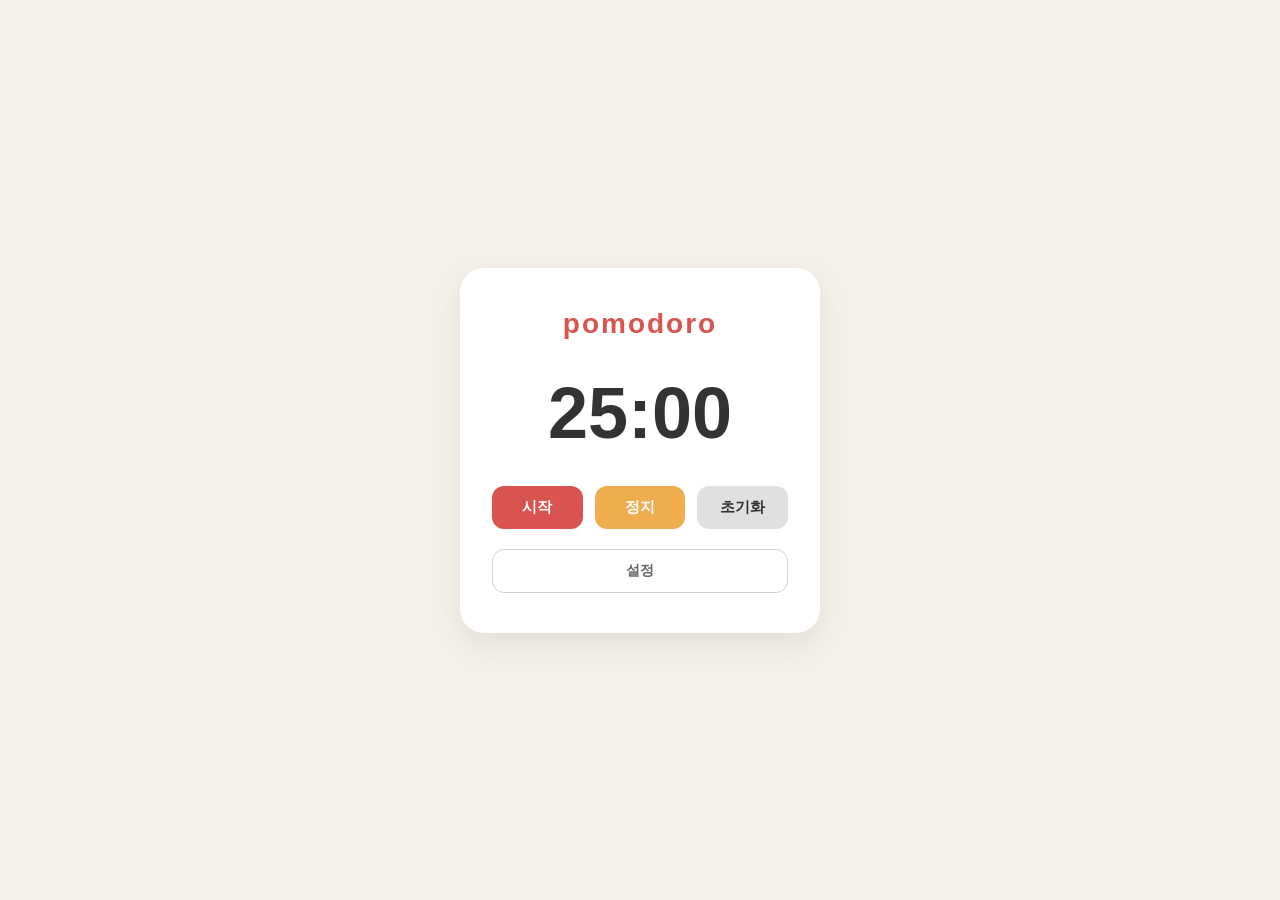
<file: index.html>
<!DOCTYPE html>
<html lang="ko">
<head>
  <meta charset="UTF-8" />
  <meta name="viewport" content="width=device-width, initial-scale=1.0" />
  <title>Pomodoro</title>
  <link rel="stylesheet" href="index.css" />
</head>
<body>
  <main class="app">
    <h1 class="title">pomodoro</h1>

    <div class="time-display" id="time-display">25:00</div>

    <div class="controls">
      <button class="btn btn-start" onclick="startTimer()">시작</button>
      <button class="btn btn-stop" onclick="stopTimer()">정지</button>
      <button class="btn btn-reset" onclick="resetTimer()">초기화</button>
    </div>

    <button class="btn-settings" onclick="location.href='setting.html'">설정</button>
  </main>

  <script src="index.js"></script>
</body>
</html>
</file>
<file: index.css>
* {
  margin: 0;
  padding: 0;
  box-sizing: border-box;
}

body {
  min-height: 100vh;
  display: flex;
  align-items: center;
  justify-content: center;
  background-color: #f5f0e8;
  font-family: "Segoe UI", Arial, sans-serif;
}

.app {
  width: 360px;
  padding: 40px 32px;
  background-color: #ffffff;
  border-radius: 24px;
  box-shadow: 0 12px 30px rgba(0, 0, 0, 0.08);
  text-align: center;
}

.title {
  font-size: 28px;
  letter-spacing: 2px;
  color: #d9534f;
  text-transform: lowercase;
  margin-bottom: 32px;
}

.time-display {
  font-size: 72px;
  font-weight: 700;
  color: #333333;
  margin-bottom: 32px;
  font-variant-numeric: tabular-nums;
}

.controls {
  display: flex;
  gap: 12px;
  justify-content: center;
  margin-bottom: 20px;
}

.btn {
  flex: 1;
  padding: 12px 0;
  border: none;
  border-radius: 12px;
  font-size: 15px;
  font-weight: 600;
  cursor: pointer;
  transition: opacity 0.2s ease;
}

.btn:hover {
  opacity: 0.85;
}

.btn-start {
  background-color: #d9534f;
  color: #ffffff;
}

.btn-stop {
  background-color: #f0ad4e;
  color: #ffffff;
}

.btn-reset {
  background-color: #e0e0e0;
  color: #333333;
}

.btn-settings {
  width: 100%;
  padding: 12px 0;
  border: 1px solid #d0d0d0;
  border-radius: 12px;
  background-color: #ffffff;
  color: #666666;
  font-size: 14px;
  font-weight: 600;
  cursor: pointer;
  transition: background-color 0.2s ease;
}

.btn-settings:hover {
  background-color: #f5f0e8;
}
</file>
